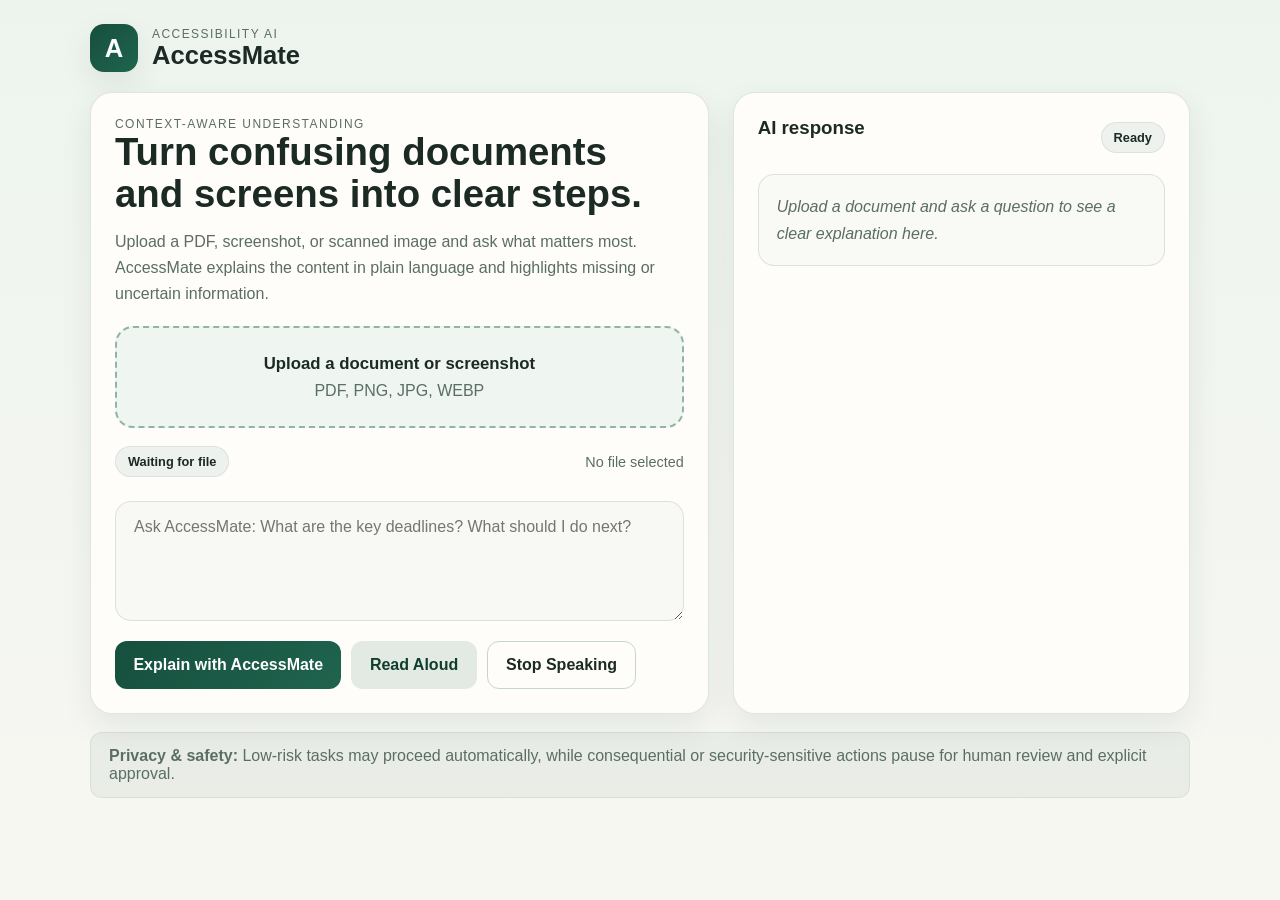
<file: static/index.html>
<!DOCTYPE html>
<html lang="en">
  <head>
    <meta charset="UTF-8" />
    <meta name="viewport" content="width=device-width, initial-scale=1.0" />
    <meta name="theme-color" content="#0f3d2e" />
    <meta
      name="description"
      content="AccessMate helps people understand complex documents, screenshots, and forms in simple language."
    />
    <link rel="manifest" href="/static/manifest.webmanifest" />
    <title>AccessMate</title>
    <link rel="stylesheet" href="/static/styles.css" />
  </head>
  <body>
    <div class="page-shell">
      <header class="topbar">
        <div class="brand" aria-label="AccessMate logo and name">
          <div class="brand-mark" aria-hidden="true">A</div>
          <div>
            <p class="eyebrow">Accessibility AI</p>
            <h1>AccessMate</h1>
          </div>
        </div>
      </header>

      <main class="app-layout">
        <section class="card hero-card" aria-labelledby="hero-heading">
          <p class="eyebrow">Context-aware understanding</p>
          <h2 id="hero-heading">Turn confusing documents and screens into clear steps.</h2>
          <p class="supporting-text">
            Upload a PDF, screenshot, or scanned image and ask what matters most. AccessMate explains the content in plain language and highlights missing or uncertain information.
          </p>

          <div class="upload-panel">
            <label class="upload-area" for="file-input" id="upload-label">
              <input id="file-input" type="file" accept=".pdf,.png,.jpg,.jpeg,.webp" />
              <span class="upload-title">Upload a document or screenshot</span>
              <span class="upload-subtitle">PDF, PNG, JPG, WEBP</span>
            </label>
          </div>

          <div class="status-row">
            <span id="status-pill" class="status-pill neutral" aria-live="polite">Waiting for file</span>
            <span id="file-meta" class="file-meta">No file selected</span>
          </div>

          <div class="question-panel">
            <label for="question-input" class="sr-only">Ask a question about the document</label>
            <textarea id="question-input" rows="4" placeholder="Ask AccessMate: What are the key deadlines? What should I do next?"></textarea>
            <div class="actions">
              <button id="analyze-button" class="primary-button" type="button">Explain with AccessMate</button>
              <button id="read-aloud-button" class="secondary-button" type="button">Read Aloud</button>
              <button id="stop-speech-button" class="ghost-button" type="button">Stop Speaking</button>
            </div>
          </div>
        </section>

        <section class="card response-card" aria-live="polite" aria-labelledby="response-heading">
          <div class="response-header">
            <h3 id="response-heading">AI response</h3>
            <span id="confidence-tag" class="confidence-tag neutral">Ready</span>
          </div>

          <div id="processing-indicator" class="processing-indicator hidden">
            <span class="spinner" aria-hidden="true"></span>
            <span>AccessMate is processing your document...</span>
          </div>

          <div id="answer-box" class="answer-box empty">
            Upload a document and ask a question to see a clear explanation here.
          </div>

          <ol id="steps-list" class="steps-list" aria-label="Recommended steps"></ol>
        </section>
      </main>

      <footer class="privacy-note">
        <strong>Privacy & safety:</strong> Low-risk tasks may proceed automatically, while consequential or security-sensitive actions pause for human review and explicit approval.
      </footer>
    </div>

    <script src="/static/app.js"></script>
  </body>
</html>
</file>
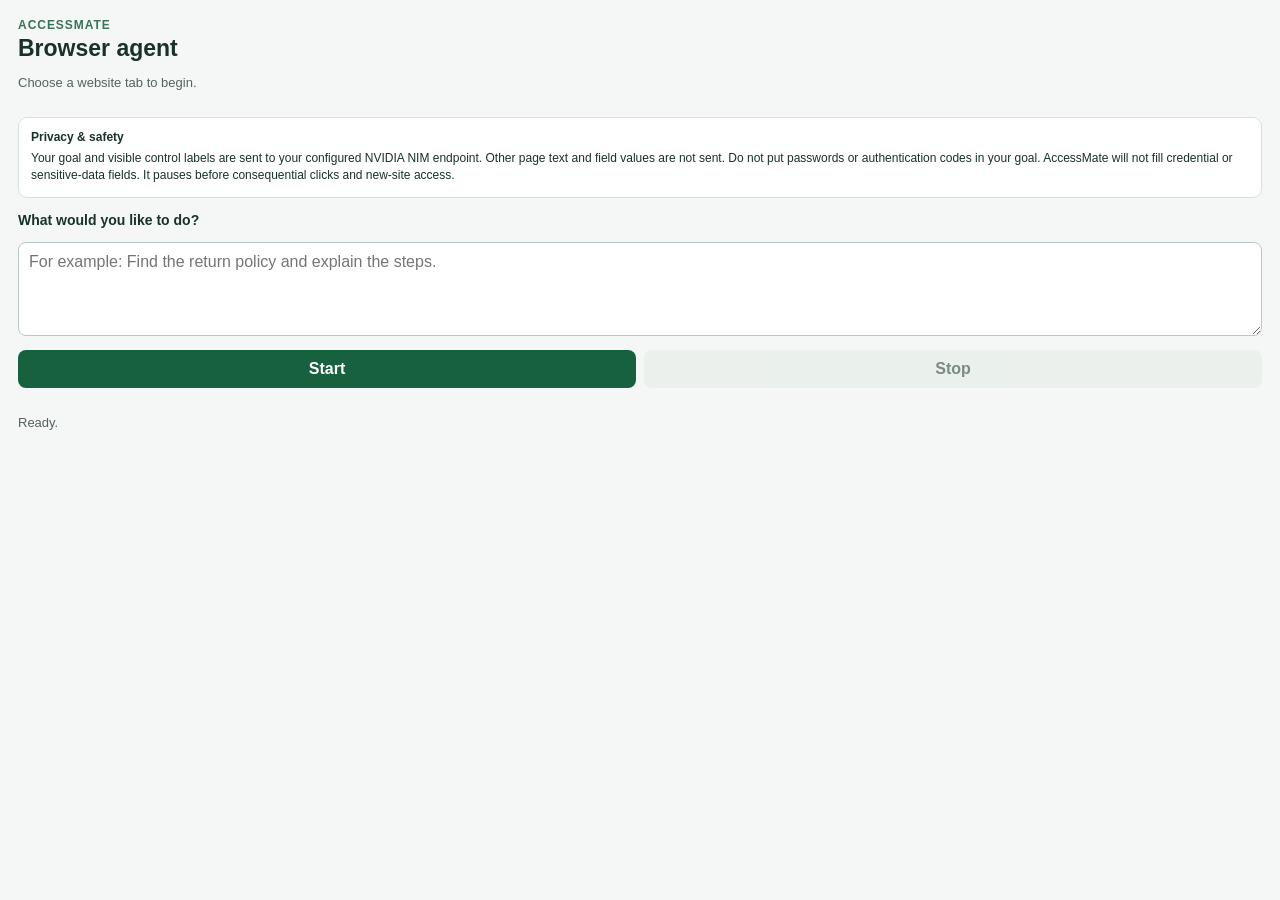
<file: extension/sidepanel.html>
<!doctype html>
<html lang="en">
  <head>
    <meta charset="utf-8" />
    <meta name="viewport" content="width=device-width, initial-scale=1" />
    <title>AccessMate Browser Agent</title>
    <link rel="stylesheet" href="sidepanel.css" />
  </head>
  <body>
    <main>
      <header>
        <p class="eyebrow">AccessMate</p>
        <h1>Browser agent</h1>
        <p id="site-label" class="site-label">Choose a website tab to begin.</p>
      </header>

      <section class="privacy-note" aria-label="Privacy and safety">
        <strong>Privacy &amp; safety</strong>
        <p>
          Your goal and visible control labels are sent to your configured NVIDIA NIM endpoint.
          Other page text and field values are not sent. Do not put passwords or authentication
          codes in your goal. AccessMate will not fill credential or sensitive-data fields. It
          pauses before consequential clicks and new-site access.
        </p>
      </section>

      <label for="goal">What would you like to do?</label>
      <textarea id="goal" rows="4" maxlength="1000" placeholder="For example: Find the return policy and explain the steps."></textarea>

      <div class="button-row">
        <button id="start" class="primary">Start</button>
        <button id="stop" class="secondary" disabled>Stop</button>
      </div>

      <section id="approval" class="approval hidden" aria-live="assertive">
        <h2 id="approval-title">Approval needed</h2>
        <p id="approval-message"></p>
        <div class="button-row">
          <button id="approve" class="primary">Approve once</button>
          <button id="reject" class="secondary">Reject</button>
        </div>
      </section>

      <p id="status" class="status" role="status" aria-live="polite">Ready.</p>
      <ol id="activity" class="activity" aria-label="Agent activity"></ol>
    </main>
    <script src="sidepanel.js"></script>
  </body>
</html>
</file>
<file: static/styles.css>
:root {
  --forest-900: #0f3d2e;
  --forest-800: #164f3d;
  --forest-700: #1f644e;
  --forest-200: #dfeee8;
  --foam: #f5f7f2;
  --paper: #fffdf9;
  --ink: #1c2a25;
  --muted: #5a6d67;
  --warning: #b45d1d;
  --success: #0b7a5d;
  --danger: #a2353d;
  --border: rgba(15, 61, 46, 0.12);
  --shadow: 0 12px 32px rgba(12, 38, 32, 0.08);
}

* { box-sizing: border-box; }

html, body {
  margin: 0;
  min-height: 100%;
  font-family: "Segoe UI", Tahoma, Geneva, Verdana, sans-serif;
  background: linear-gradient(180deg, #edf4ee 0%, #f7f7f2 100%);
  color: var(--ink);
}

body {
  display: flex;
  justify-content: center;
  padding: 24px;
}

button, input, textarea {
  font: inherit;
}

.page-shell {
  width: min(1100px, 100%);
}

.topbar {
  margin-bottom: 20px;
}

.brand {
  display: inline-flex;
  align-items: center;
  gap: 14px;
}

.brand-mark {
  width: 48px;
  height: 48px;
  border-radius: 14px;
  background: linear-gradient(135deg, var(--forest-800), var(--forest-700));
  color: white;
  display: grid;
  place-items: center;
  font-weight: 700;
  font-size: 1.6rem;
  box-shadow: var(--shadow);
}

.eyebrow {
  margin: 0;
  font-size: 0.75rem;
  letter-spacing: 0.12em;
  text-transform: uppercase;
  color: var(--muted);
}

h1, h2, h3, p {
  margin-top: 0;
}

h1 {
  margin-bottom: 0;
  font-size: clamp(1.5rem, 2vw, 2rem);
}

.app-layout {
  display: grid;
  grid-template-columns: 1.15fr 0.85fr;
  gap: 24px;
}

.card {
  background: var(--paper);
  border: 1px solid var(--border);
  border-radius: 22px;
  box-shadow: var(--shadow);
  padding: 24px;
}

.hero-card h2 {
  font-size: clamp(2rem, 3vw, 3rem);
  line-height: 1.1;
  margin-bottom: 14px;
}

.supporting-text {
  font-size: 1rem;
  color: var(--muted);
  line-height: 1.6;
  margin-bottom: 20px;
}

.upload-area {
  display: flex;
  flex-direction: column;
  gap: 8px;
  border: 2px dashed rgba(31, 100, 78, 0.45);
  background: rgba(223, 238, 232, 0.5);
  border-radius: 18px;
  padding: 26px 18px;
  text-align: center;
  cursor: pointer;
  transition: border-color 0.2s ease, transform 0.2s ease;
}

.upload-area:hover,
.upload-area:focus-within {
  border-color: var(--forest-700);
  transform: translateY(-1px);
}

.upload-area input {
  display: none;
}

.upload-title {
  font-weight: 700;
  font-size: 1.05rem;
}

.upload-subtitle {
  color: var(--muted);
}

.status-row {
  display: flex;
  align-items: center;
  justify-content: space-between;
  gap: 12px;
  margin-top: 18px;
  flex-wrap: wrap;
}

.status-pill,
.confidence-tag {
  display: inline-flex;
  align-items: center;
  border-radius: 999px;
  padding: 7px 12px;
  font-size: 0.8rem;
  font-weight: 700;
  border: 1px solid transparent;
}

.status-pill.neutral,
.confidence-tag.neutral {
  background: #eef2ef;
  color: var(--ink);
  border-color: rgba(28, 42, 37, 0.08);
}

.status-pill.success,
.confidence-tag.success {
  background: rgba(11, 122, 93, 0.12);
  color: var(--success);
  border-color: rgba(11, 122, 93, 0.18);
}

.status-pill.warning,
.confidence-tag.warning {
  background: rgba(180, 93, 29, 0.1);
  color: var(--warning);
  border-color: rgba(180, 93, 29, 0.14);
}

.status-pill.error,
.confidence-tag.error {
  background: rgba(162, 53, 61, 0.1);
  color: var(--danger);
  border-color: rgba(162, 53, 61, 0.14);
}

.file-meta {
  color: var(--muted);
  font-size: 0.9rem;
}

.question-panel {
  margin-top: 24px;
}

textarea {
  width: 100%;
  min-height: 120px;
  resize: vertical;
  border-radius: 16px;
  border: 1px solid var(--border);
  background: rgba(245, 247, 242, 0.7);
  padding: 16px 18px;
  outline: none;
  transition: border-color 0.2s ease, box-shadow 0.2s ease;
}

textarea:focus {
  border-color: rgba(31, 100, 78, 0.75);
  box-shadow: 0 0 0 4px rgba(31, 100, 78, 0.12);
}

.actions {
  display: flex;
  flex-wrap: wrap;
  gap: 10px;
  margin-top: 16px;
}

button {
  border: none;
  border-radius: 12px;
  padding: 0.88rem 1.15rem;
  font-weight: 700;
  cursor: pointer;
  transition: transform 0.15s ease, opacity 0.15s ease;
}

button:hover,
button:focus-visible {
  transform: translateY(-1px);
}

button:focus-visible,
input:focus-visible,
textarea:focus-visible {
  outline: 3px solid rgba(31, 100, 78, 0.25);
  outline-offset: 2px;
}

.primary-button {
  background: linear-gradient(135deg, var(--forest-800), var(--forest-700));
  color: white;
}

.secondary-button {
  background: rgba(31, 100, 78, 0.12);
  color: var(--forest-900);
}

.ghost-button {
  background: transparent;
  border: 1px solid rgba(31, 100, 78, 0.25);
  color: var(--ink);
}

.response-card {
  display: flex;
  flex-direction: column;
  min-height: 420px;
}

.response-header {
  display: flex;
  justify-content: space-between;
  gap: 12px;
  align-items: center;
  margin-bottom: 16px;
}

.processing-indicator {
  display: flex;
  align-items: center;
  gap: 10px;
  padding: 12px 14px;
  border-radius: 12px;
  background: rgba(31, 100, 78, 0.08);
  color: var(--forest-900);
  margin-bottom: 12px;
}

.spinner {
  width: 16px;
  height: 16px;
  border-radius: 50%;
  border: 2px solid rgba(31, 100, 78, 0.2);
  border-top-color: var(--forest-700);
  animation: spin 0.8s linear infinite;
}

.hidden {
  display: none !important;
}

.answer-box {
  border: 1px solid var(--border);
  background: rgba(245, 247, 242, 0.6);
  border-radius: 16px;
  padding: 18px;
  line-height: 1.7;
  color: var(--ink);
}

.answer-box.empty {
  color: var(--muted);
  font-style: italic;
}

.steps-list {
  margin: 18px 0 0;
  padding-left: 1.4rem;
  line-height: 1.75;
  color: var(--ink);
}

.privacy-note {
  margin-top: 18px;
  padding: 14px 18px;
  border-radius: 12px;
  background: rgba(15, 61, 46, 0.05);
  color: var(--muted);
  border: 1px solid rgba(15, 61, 46, 0.08);
}

.sr-only {
  position: absolute;
  width: 1px;
  height: 1px;
  padding: 0;
  margin: -1px;
  overflow: hidden;
  clip: rect(0, 0, 0, 0);
  border: 0;
}

@keyframes spin {
  to { transform: rotate(360deg); }
}

@media (max-width: 860px) {
  .app-layout {
    grid-template-columns: 1fr;
  }

  body {
    padding: 18px;
  }

  .card {
    padding: 18px;
  }
}
</file>
<file: extension/sidepanel.css>
:root {
  color-scheme: light;
  font-family: "Segoe UI", Arial, sans-serif;
  color: #183229;
  background: #f4f7f5;
}

* {
  box-sizing: border-box;
}

body {
  margin: 0;
  min-width: 280px;
}

main {
  display: grid;
  gap: 14px;
  padding: 18px;
}

.eyebrow {
  margin: 0 0 3px;
  color: #397458;
  font-size: 12px;
  font-weight: 700;
  letter-spacing: 0.08em;
  text-transform: uppercase;
}

h1 {
  margin: 0;
  font-size: 23px;
}

.site-label,
.status {
  overflow-wrap: anywhere;
  color: #52645b;
  font-size: 13px;
}

label {
  font-size: 14px;
  font-weight: 650;
}

textarea {
  width: 100%;
  resize: vertical;
  border: 1px solid #b9c9bf;
  border-radius: 8px;
  padding: 10px;
  color: inherit;
  font: inherit;
}

button {
  min-height: 38px;
  border: 0;
  border-radius: 8px;
  padding: 8px 12px;
  font: inherit;
  font-weight: 650;
  cursor: pointer;
}

button:disabled {
  cursor: not-allowed;
  opacity: 0.55;
}

.primary {
  color: #fff;
  background: #17613f;
}

.secondary {
  color: #183229;
  background: #e3ebe6;
}

.button-row {
  display: flex;
  gap: 8px;
}

.button-row button {
  flex: 1;
}

.privacy-note,
.approval {
  border: 1px solid #d5e2d9;
  border-radius: 9px;
  padding: 12px;
  background: #fff;
}

.privacy-note {
  font-size: 12px;
}

.privacy-note p,
.approval p {
  margin: 6px 0 0;
  line-height: 1.45;
}

.approval {
  border-color: #d69b31;
  background: #fff9e9;
}

.approval h2 {
  margin: 0;
  font-size: 16px;
}

.approval .button-row {
  margin-top: 12px;
}

.hidden {
  display: none;
}

.activity {
  margin: 0;
  padding-left: 22px;
  color: #43574b;
  font-size: 13px;
}

.activity li {
  margin: 0 0 8px;
  overflow-wrap: anywhere;
}
</file>
